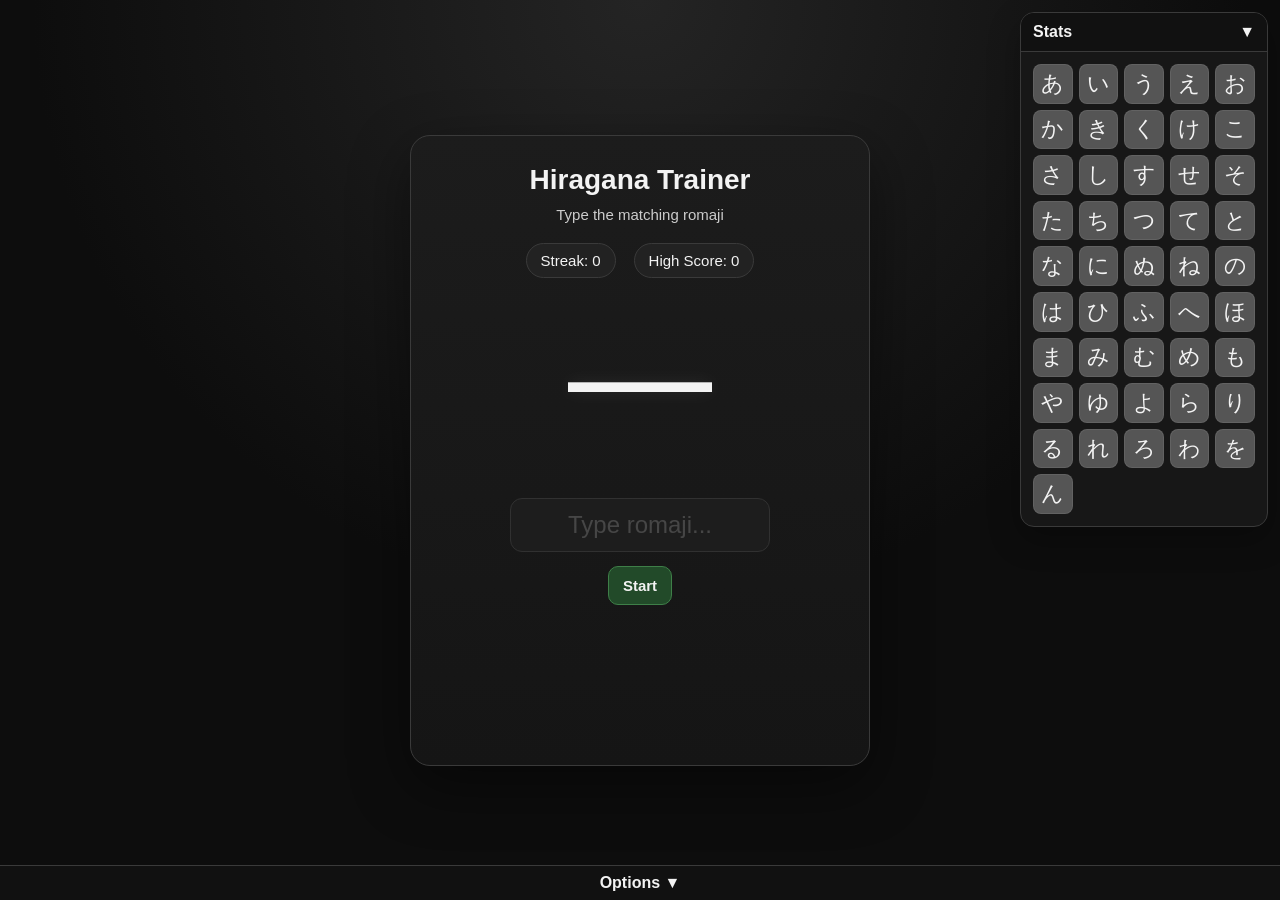
<file: Hirigana Trainer.html>
<!DOCTYPE html>
<html lang="en">
<head>
<meta charset="UTF-8" />
<meta name="viewport" content="width=device-width, initial-scale=1.0" />
<title>Hiragana Trainer</title>
<style>
    :root {
        --bg-1: #0d0d0d;
        --panel: #171717;
        --panel-2: #111111;
        --border: #3a3a3a;
        --text: #f3f3f3;
        --muted: #8e8e8e;
        --green: #2e7d32;
        --red: #b23b3b;
        --yellow: #9a8c25;
        --neutral: #555;
        --card-bg-top: #1c1c1c;
        --card-bg-bottom: #151515;
    }

    * {
        box-sizing: border-box;
    }

    body {
        margin: 0;
        min-height: 100vh;
        font-family: Arial, sans-serif;
        color: var(--text);
        background: radial-gradient(circle at top, #242424 0%, var(--bg-1) 55%);
        display: flex;
        justify-content: center;
        align-items: center;
        padding: 24px;
    }

    .app-shell {
        width: 100%;
        display: flex;
        justify-content: center;
        align-items: center;
    }

    .main {
        width: min(460px, calc(100vw - 32px));
        background: linear-gradient(180deg, var(--card-bg-top), var(--card-bg-bottom));
        border: 1px solid var(--border);
        border-radius: 20px;
        box-shadow: 0 20px 60px rgba(0,0,0,0.45);
        padding: 28px 28px 160px;
        text-align: center;
        position: relative;
    }

    h1 {
        margin: 0 0 10px;
        font-size: 28px;
        font-weight: 700;
    }

    .subline {
        color: #cccccc;
        font-size: 15px;
        margin-bottom: 20px;
    }

    .scoreline {
        display: flex;
        justify-content: center;
        gap: 18px;
        flex-wrap: wrap;
        margin-bottom: 18px;
        font-size: 15px;
    }

    .score-pill {
        background: #222;
        border: 1px solid var(--border);
        border-radius: 999px;
        padding: 8px 14px;
    }

    .hiragana-wrap {
        min-height: 190px;
        display: flex;
        flex-direction: column;
        justify-content: center;
        align-items: center;
        margin-bottom: 12px;
    }

    .hiragana {
        font-size: 144px;
        line-height: 1;
        transition: color 0.2s ease, transform 0.2s ease, text-shadow 0.2s ease;
        text-shadow: 0 0 18px rgba(255,255,255,0.08);
    }

    .flash-correct {
        color: #72ffad;
        text-shadow: 0 0 24px rgba(114,255,173,0.45);
        transform: scale(1.05);
    }

    .flash-wrong {
        color: #ff6a6a;
        text-shadow: 0 0 24px rgba(255,106,106,0.35);
        transform: scale(1.03);
    }

    .hint {
        margin-top: 10px;
        min-height: 22px;
        color: var(--muted);
        font-size: 16px;
        letter-spacing: 1px;
    }

    .input-wrap {
        margin-top: 8px;
    }

    input[type="text"], textarea {
        width: min(260px, 90%);
        background: #232323;
        color: var(--text);
        border: 1px solid #4a4a4a;
        border-radius: 12px;
        font-size: 24px;
        text-align: center;
        padding: 12px 14px;
        outline: none;
    }

    input[type="text"]:focus, textarea:focus {
        border-color: #6a6a6a;
        box-shadow: 0 0 0 3px rgba(255,255,255,0.05);
    }

    input[type="text"]:disabled {
        opacity: 0.5;
        cursor: not-allowed;
    }

    .game-over {
        margin-top: 16px;
        display: none;
    }

    .game-over-title {
        color: #ff8a8a;
        margin-bottom: 10px;
        font-size: 22px;
        font-weight: 700;
    }

    .btn {
        appearance: none;
        border: 1px solid var(--border);
        background: #252525;
        color: var(--text);
        border-radius: 10px;
        padding: 10px 14px;
        cursor: pointer;
        font-size: 15px;
    }

    .btn:hover {
        background: #2d2d2d;
    }

    .btn-danger {
        background: #472323;
        border-color: #6c3030;
    }

    .btn-danger:hover {
        background: #5b2c2c;
    }

    .btn-start {
        background: #224a29;
        border-color: #3e7f48;
        font-weight: 700;
    }

    .btn-start:hover {
        background: #2a5e34;
    }

    .btn-secondary {
        background: #1f2f47;
        border-color: #36527c;
    }

    .btn-secondary:hover {
        background: #294061;
    }

    .start-wrap,
    .session-actions {
        margin-top: 14px;
        display: flex;
        justify-content: center;
        gap: 10px;
        flex-wrap: wrap;
    }

    .side-panel {
        position: fixed;
        right: 12px;
        top: 12px;
        width: 248px;
        max-height: calc(100vh - 24px);
        background: var(--panel);
        border: 1px solid var(--border);
        border-radius: 14px;
        overflow: hidden;
        box-shadow: 0 12px 32px rgba(0,0,0,0.28);
        z-index: 20;
    }

    .panel-header {
        background: var(--panel-2);
        border-bottom: 1px solid var(--border);
        padding: 10px 12px;
        cursor: pointer;
        user-select: none;
        font-weight: 700;
        display: flex;
        justify-content: space-between;
        align-items: center;
    }

    .panel-content {
        padding: 12px;
        display: block;
    }

    .panel-content.hidden {
        display: none;
    }

    .heatmap {
        display: grid;
        grid-template-columns: repeat(5, 1fr);
        gap: 6px;
    }

    .cell {
        aspect-ratio: 1 / 1;
        border-radius: 8px;
        display: flex;
        justify-content: center;
        align-items: center;
        font-size: 22px;
        cursor: pointer;
        user-select: none;
        border: 1px solid rgba(255,255,255,0.08);
    }

    .cell:hover {
        outline: 2px solid rgba(255,255,255,0.15);
    }

    .popup {
        position: fixed;
        display: none;
        z-index: 50;
        background: #202020;
        border: 1px solid #555;
        border-radius: 12px;
        padding: 10px 12px;
        min-width: 160px;
        box-shadow: 0 12px 28px rgba(0,0,0,0.35);
        font-size: 14px;
        line-height: 1.45;
    }

    .popup-title {
        font-size: 22px;
        margin-bottom: 6px;
    }

    .bottom-panel {
        position: fixed;
        left: 0;
        right: 0;
        bottom: 0;
        background: var(--panel-2);
        border-top: 1px solid var(--border);
        z-index: 15;
    }

    .bottom-header {
        text-align: center;
        padding: 8px 12px;
        cursor: pointer;
        user-select: none;
        font-weight: 700;
    }

    .bottom-content {
        display: none;
        padding: 14px 16px 16px;
        background: #141414;
        border-top: 1px solid rgba(255,255,255,0.04);
    }

    .bottom-content.open {
        display: block;
    }

    .section-title {
        margin: 0 0 10px;
        font-size: 16px;
    }

    .button-grid {
        display: grid;
        grid-template-columns: repeat(auto-fit, minmax(110px, 1fr));
        gap: 10px;
    }

    .toggle-btn {
        background: #242424;
        border: 1px solid #444;
        border-radius: 10px;
        padding: 11px 12px;
        text-align: center;
        cursor: pointer;
        user-select: none;
        font-size: 15px;
        font-weight: 600;
    }

    .toggle-btn.active {
        background: var(--green);
        border-color: #46a14c;
        color: white;
    }

    .rows-grid {
        display: grid;
        grid-template-columns: repeat(auto-fit, minmax(78px, 1fr));
        gap: 10px;
    }

    .options-stack {
        display: grid;
        gap: 18px;
    }

    .bottom-actions {
        display: flex;
        justify-content: center;
        gap: 10px;
        flex-wrap: wrap;
    }

    .muted-note {
        margin-top: 8px;
        color: var(--muted);
        font-size: 12px;
        text-align: center;
    }

    .file-input {
        display: none;
    }

    .modal-backdrop {
        position: fixed;
        inset: 0;
        background: rgba(0,0,0,0.6);
        display: none;
        justify-content: center;
        align-items: center;
        z-index: 100;
        padding: 20px;
        overflow-y: auto;
    }

    .modal-backdrop.open {
        display: flex;
    }

    .modal {
        width: min(520px, 100%);
        max-height: min(85vh, 760px);
        overflow-y: auto;
        background: #181818;
        border: 1px solid var(--border);
        border-radius: 18px;
        box-shadow: 0 20px 60px rgba(0,0,0,0.45);
        padding: 22px;
    }

    .modal h2 {
        margin-top: 0;
        margin-bottom: 14px;
    }

    .modal-grid {
        display: grid;
        grid-template-columns: repeat(2, minmax(0, 1fr));
        gap: 10px;
        margin-bottom: 14px;
    }

    .stat-card {
        background: #222;
        border: 1px solid var(--border);
        border-radius: 12px;
        padding: 12px;
    }

    .stat-card .label {
        color: var(--muted);
        font-size: 13px;
        margin-bottom: 6px;
    }

    .stat-card .value {
        font-size: 22px;
        font-weight: 700;
    }

    .session-list {
        background: #222;
        border: 1px solid var(--border);
        border-radius: 12px;
        padding: 12px;
        margin-top: 10px;
        text-align: left;
    }

    .session-list h3 {
        margin: 0 0 10px;
        font-size: 16px;
    }

    .session-list-item {
        display: flex;
        justify-content: space-between;
        gap: 12px;
        padding: 4px 0;
        border-bottom: 1px solid rgba(255,255,255,0.05);
    }

    .session-list-item:last-child {
        border-bottom: none;
    }

    .modal-actions {
        position: sticky;
        bottom: 0;
        background: #181818;
        padding-top: 12px;
        margin-top: 16px;
        display: flex;
        justify-content: flex-end;
        gap: 10px;
        flex-wrap: wrap;
    }

    .import-modal textarea {
        width: 100%;
        min-height: 180px;
        font-size: 13px;
        text-align: left;
        resize: vertical;
        line-height: 1.4;
    }

    body.mobile-mode {
        align-items: flex-start;
        padding: 14px;
    }

    body.mobile-mode .app-shell {
        display: block;
        max-width: 100%;
    }

    body.mobile-mode .main {
        width: 100%;
        max-width: 100%;
        margin: 0 auto 12px;
        padding: 22px 18px 200px;
    }

    body.mobile-mode .hiragana {
        font-size: 108px;
    }

    body.mobile-mode .score-pill {
        padding: 10px 12px;
    }

    body.mobile-mode input[type="text"] {
        width: 100%;
        max-width: 100%;
        font-size: 22px;
    }

    body.mobile-mode .toggle-btn {
        padding: 14px 12px;
        font-size: 16px;
    }

    body.mobile-mode .rows-grid {
        grid-template-columns: repeat(3, 1fr);
    }

    body.mobile-mode .button-grid {
        grid-template-columns: repeat(2, 1fr);
    }

    body.mobile-mode .side-panel {
        position: static;
        width: 100%;
        max-height: none;
        margin: 0 auto 12px;
    }

    body.mobile-mode .popup {
        left: 50% !important;
        top: 50% !important;
        transform: translate(-50%, -50%);
    }

    @media (max-width: 920px) {
        body {
            align-items: flex-start;
            padding-top: 18px;
        }

        .side-panel {
            right: 10px;
            top: 10px;
            width: 220px;
        }

        .main {
            padding-bottom: 175px;
        }
    }

    @media (max-width: 760px) {
        body {
            display: block;
            padding: 12px;
        }

        .app-shell {
            display: block;
        }

        .main {
            width: 100%;
            margin: 0 auto 12px;
        }

        .side-panel {
            position: static;
            width: 100%;
            max-height: none;
            margin-top: 12px;
        }

        .modal {
            width: 100%;
            max-height: 88vh;
            padding: 18px;
            border-radius: 14px;
        }

        .modal-grid {
            grid-template-columns: 1fr;
        }
    }
</style>
</head>
<body>
<div class="app-shell">
    <div class="main">
        <h1>Hiragana Trainer</h1>
        <div class="subline">Type the matching romaji</div>

        <div class="scoreline">
            <div class="score-pill">Streak: <span id="streak">0</span></div>
            <div class="score-pill">High Score: <span id="highScore">0</span></div>
        </div>

        <div class="hiragana-wrap">
            <div id="hiragana" class="hiragana">—</div>
            <div id="hint" class="hint"></div>
        </div>

        <div class="input-wrap">
            <input id="input" type="text" placeholder="Type romaji..." autocomplete="off" spellcheck="false" disabled />
        </div>

        <div class="start-wrap" id="startWrap">
            <button class="btn btn-start" id="startBtn" type="button">Start</button>
        </div>

        <div class="session-actions" id="sessionActions" style="display:none;">
            <button class="btn btn-secondary" id="endSessionBtn" type="button">End Session</button>
        </div>

        <div id="gameOver" class="game-over">
            <div class="game-over-title">Wrong</div>
            <button class="btn" id="retryBtn" type="button">Try Again</button>
        </div>
    </div>

    <div class="side-panel">
        <div class="panel-header" id="statsHeader">
            <span>Stats</span>
            <span id="statsChevron">▼</span>
        </div>
        <div class="panel-content" id="statsContent">
            <div id="heatmap" class="heatmap"></div>
        </div>
    </div>
</div>

<div id="popup" class="popup"></div>

<div class="bottom-panel">
    <div class="bottom-header" id="optionsHeader">Options ▼</div>
    <div class="bottom-content" id="optionsContent">
        <div class="options-stack">
            <div>
                <div class="section-title">Modes</div>
                <div id="modeOptions" class="button-grid"></div>
            </div>

            <div>
                <div class="section-title">Rows</div>
                <div id="rowOptions" class="rows-grid"></div>
            </div>

            <div>
                <div class="section-title">Save Data</div>
                <div class="bottom-actions">
                    <button class="btn" id="exportBtn" type="button">Export Data</button>
                    <button class="btn" id="copySaveBtn" type="button">Copy Save Data</button>
                    <button class="btn" id="importBtn" type="button">Import Data</button>
                </div>
                <input class="file-input" id="importFile" type="file" accept=".json,application/json" />
                <div class="muted-note">Export a backup file, copy save JSON to clipboard, or import saved data later.</div>
            </div>

            <div class="bottom-actions">
                <button class="btn btn-danger" id="resetBtn" type="button">Reset All Data</button>
            </div>
            <div class="muted-note">Resets stats, timing, SRS progress, session history, and high score.</div>
        </div>
    </div>
</div>

<div class="modal-backdrop" id="sessionModalBackdrop">
    <div class="modal">
        <h2>Session Stats</h2>
        <div class="modal-grid" id="sessionStatsGrid"></div>
        <div class="session-list" id="sessionHardList" style="display:none;"></div>
        <div class="session-list" id="sessionEasyList" style="display:none;"></div>
        <div class="modal-actions">
            <button class="btn" id="closeSessionModalBtn" type="button">Close</button>
        </div>
    </div>
</div>

<div class="modal-backdrop" id="importModalBackdrop">
    <div class="modal import-modal">
        <h2>Import Save Data</h2>
        <p style="color:#ccc; margin-top:0;">Paste exported JSON below, or use the file picker.</p>
        <textarea id="importTextarea" placeholder="Paste save JSON here..."></textarea>
        <div class="modal-actions">
            <button class="btn" id="importFileBtn" type="button">Choose File</button>
            <button class="btn btn-secondary" id="confirmImportBtn" type="button">Import</button>
            <button class="btn" id="closeImportModalBtn" type="button">Cancel</button>
        </div>
    </div>
</div>

<script>
const rows = {
    a:  {"あ":"a","い":"i","う":"u","え":"e","お":"o"},
    ka: {"か":"ka","き":"ki","く":"ku","け":"ke","こ":"ko"},
    sa: {"さ":"sa","し":"shi","す":"su","せ":"se","そ":"so"},
    ta: {"た":"ta","ち":"chi","つ":"tsu","て":"te","と":"to"},
    na: {"な":"na","に":"ni","ぬ":"nu","ね":"ne","の":"no"},
    ha: {"は":"ha","ひ":"hi","ふ":"fu","へ":"he","ほ":"ho"},
    ma: {"ま":"ma","み":"mi","む":"mu","め":"me","も":"mo"},
    ya: {"や":"ya","ゆ":"yu","よ":"yo"},
    ra: {"ら":"ra","り":"ri","る":"ru","れ":"re","ろ":"ro"},
    wa: {"わ":"wa","を":"wo","ん":"n"}
};

const dakutenRows = {
    ka: {"が":"ga","ぎ":"gi","ぐ":"gu","げ":"ge","ご":"go"},
    sa: {"ざ":"za","じ":"ji","ず":"zu","ぜ":"ze","ぞ":"zo"},
    ta: {"だ":"da","ぢ":"ji","づ":"zu","で":"de","ど":"do"},
    ha: {
        "ば":"ba","び":"bi","ぶ":"bu","べ":"be","ぼ":"bo",
        "ぱ":"pa","ぴ":"pi","ぷ":"pu","ぺ":"pe","ぽ":"po"
    }
};

const DEFAULT_SETTINGS = {
    focusWeak: false,
    onlyMistakes: false,
    dakuten: false,
    hint: false,
    srs: true,
    mobileMode: false,
    rows: Object.keys(rows),
    statsVisible: true,
    optionsOpen: false
};

function createEmptySessionStats() {
    return {
        active: false,
        startTime: null,
        endTime: null,
        answered: 0,
        correct: 0,
        wrong: 0,
        bestStreak: 0,
        timings: [],
        perChar: {}
    };
}

function loadJSON(key, fallback) {
    try {
        const raw = localStorage.getItem(key);
        return raw ? JSON.parse(raw) : fallback;
    } catch {
        return fallback;
    }
}

let settings = { ...DEFAULT_SETTINGS, ...loadJSON("settings", DEFAULT_SETTINGS) };
let stats = loadJSON("charStats", {});
let times = loadJSON("charTimes", {});
let srs = loadJSON("charSrs", {});
let highScore = Number(localStorage.getItem("highScore") || "0");

let charMap = {};
let activeChars = [];
let currentChar = "";
let streak = 0;
let hintTimeout = null;
let charStartTime = 0;
let locked = false;
let sessionStarted = false;
let sessionStats = createEmptySessionStats();

const hiraganaEl = document.getElementById("hiragana");
const hintEl = document.getElementById("hint");
const inputEl = document.getElementById("input");
const gameOverEl = document.getElementById("gameOver");
const streakEl = document.getElementById("streak");
const highScoreEl = document.getElementById("highScore");
const heatmapEl = document.getElementById("heatmap");
const popupEl = document.getElementById("popup");
const optionsHeaderEl = document.getElementById("optionsHeader");
const optionsContentEl = document.getElementById("optionsContent");
const statsHeaderEl = document.getElementById("statsHeader");
const statsContentEl = document.getElementById("statsContent");
const statsChevronEl = document.getElementById("statsChevron");
const retryBtn = document.getElementById("retryBtn");
const resetBtn = document.getElementById("resetBtn");
const startBtn = document.getElementById("startBtn");
const startWrap = document.getElementById("startWrap");
const sessionActionsEl = document.getElementById("sessionActions");
const endSessionBtn = document.getElementById("endSessionBtn");
const exportBtn = document.getElementById("exportBtn");
const copySaveBtn = document.getElementById("copySaveBtn");
const importBtn = document.getElementById("importBtn");
const importFile = document.getElementById("importFile");
const importModalBackdrop = document.getElementById("importModalBackdrop");
const importTextarea = document.getElementById("importTextarea");
const importFileBtn = document.getElementById("importFileBtn");
const confirmImportBtn = document.getElementById("confirmImportBtn");
const closeImportModalBtn = document.getElementById("closeImportModalBtn");
const sessionModalBackdrop = document.getElementById("sessionModalBackdrop");
const sessionStatsGrid = document.getElementById("sessionStatsGrid");
const sessionHardList = document.getElementById("sessionHardList");
const sessionEasyList = document.getElementById("sessionEasyList");
const closeSessionModalBtn = document.getElementById("closeSessionModalBtn");

function saveAll() {
    localStorage.setItem("settings", JSON.stringify(settings));
    localStorage.setItem("charStats", JSON.stringify(stats));
    localStorage.setItem("charTimes", JSON.stringify(times));
    localStorage.setItem("charSrs", JSON.stringify(srs));
    localStorage.setItem("highScore", String(highScore));
}

function rebuildCharMap() {
    charMap = {};
    const selectedRows = settings.rows.filter(r => rows[r]);

    for (const row of selectedRows) {
        Object.assign(charMap, rows[row]);
        if (settings.dakuten && dakutenRows[row]) {
            Object.assign(charMap, dakutenRows[row]);
        }
    }

    activeChars = Object.keys(charMap);
}

function ensureDataObjects() {
    rebuildCharMap();

    for (const ch of activeChars) {
        if (!stats[ch]) stats[ch] = { correct: 0, wrong: 0 };
        if (!times[ch]) times[ch] = { avg: 1200, count: 0 };
        if (!srs[ch]) srs[ch] = { level: 0, due: 0, lastSeen: 0, lastWrong: 0 };
    }
}

function getAverageTime(char) {
    return times[char]?.avg ?? 1200;
}

function getStats(char) {
    return stats[char] ?? { correct: 0, wrong: 0 };
}

function getSrs(char) {
    return srs[char] ?? { level: 0, due: 0, lastSeen: 0, lastWrong: 0 };
}

function validRomajiSet() {
    return new Set(Object.values(charMap));
}

function updateTopStats() {
    streakEl.textContent = streak;
    highScoreEl.textContent = highScore;
}

function applyPanelStates() {
    optionsContentEl.classList.toggle("open", settings.optionsOpen);
    optionsHeaderEl.textContent = settings.optionsOpen ? "Options ▲" : "Options ▼";

    statsContentEl.classList.toggle("hidden", !settings.statsVisible);
    statsChevronEl.textContent = settings.statsVisible ? "▼" : "▲";

    document.body.classList.toggle("mobile-mode", !!settings.mobileMode);
}

function buildModeButtons() {
    const modes = [
        ["focusWeak", "Focus Weak"],
        ["onlyMistakes", "Only Mistakes"],
        ["dakuten", "Dakuten"],
        ["hint", "Hint Mode"],
        ["srs", "SRS Mode"],
        ["mobileMode", "Mobile/iPad"]
    ];

    const container = document.getElementById("modeOptions");
    container.innerHTML = "";

    for (const [key, label] of modes) {
        const div = document.createElement("div");
        div.className = "toggle-btn" + (settings[key] ? " active" : "");
        div.textContent = label;
        div.onclick = () => {
            settings[key] = !settings[key];
            onSettingsChanged();
        };
        container.appendChild(div);
    }
}

function buildRowButtons() {
    const container = document.getElementById("rowOptions");
    container.innerHTML = "";

    for (const row of Object.keys(rows)) {
        const div = document.createElement("div");
        div.className = "toggle-btn" + (settings.rows.includes(row) ? " active" : "");
        div.textContent = row;
        div.onclick = () => {
            if (settings.rows.includes(row)) {
                if (settings.rows.length === 1) return;
                settings.rows = settings.rows.filter(r => r !== row);
            } else {
                settings.rows = [...settings.rows, row];
            }
            onSettingsChanged();
        };
        container.appendChild(div);
    }
}

function heatmapColor(char) {
    const { correct, wrong } = getStats(char);
    const total = correct + wrong;

    if (total === 0) return "var(--neutral)";
    if (wrong > correct) return "var(--red)";
    if (correct > wrong) return "var(--green)";
    return "var(--yellow)";
}

function renderHeatmap() {
    heatmapEl.innerHTML = "";

    for (const ch of activeChars) {
        const cell = document.createElement("div");
        cell.className = "cell";
        cell.textContent = ch;
        cell.style.background = heatmapColor(ch);

        cell.onclick = (e) => {
            e.stopPropagation();

            const st = getStats(ch);
            const tm = Math.round(getAverageTime(ch));
            const sr = getSrs(ch);

            popupEl.innerHTML = `
                <div class="popup-title">${ch}</div>
                <div>Right: ${st.correct}</div>
                <div>Wrong: ${st.wrong}</div>
                <div>Avg time: ${tm} ms</div>
                <div>SRS level: ${sr.level}</div>
            `;

            popupEl.style.display = "block";

            if (settings.mobileMode) {
                popupEl.style.left = "50%";
                popupEl.style.top = "50%";
                popupEl.style.transform = "translate(-50%, -50%)";
            } else {
                popupEl.style.transform = "none";
                const x = Math.min(window.innerWidth - 180, e.clientX + 10);
                const y = Math.min(window.innerHeight - 120, e.clientY + 10);
                popupEl.style.left = x + "px";
                popupEl.style.top = y + "px";
            }
        };

        heatmapEl.appendChild(cell);
    }
}

function closePopup() {
    popupEl.style.display = "none";
}

document.addEventListener("click", closePopup);

function onSettingsChanged() {
    rebuildCharMap();
    ensureDataObjects();
    buildModeButtons();
    buildRowButtons();
    applyPanelStates();
    renderHeatmap();
    saveAll();

    if (sessionStarted && !locked) {
        nextCharacter();
    }
}

function getEligiblePool() {
    let pool = [...activeChars];
    if (pool.length === 0) return [];

    if (settings.onlyMistakes) {
        const mistakePool = pool.filter(ch => getStats(ch).wrong > getStats(ch).correct);
        if (mistakePool.length > 0) {
            pool = mistakePool;
        }
    }

    if (settings.srs) {
        const now = Date.now();
        const duePool = pool.filter(ch => getSrs(ch).due <= now);
        if (duePool.length > 0) {
            pool = duePool;
        }
    }

    return pool;
}

function weightedPick(pool) {
    if (pool.length === 0) return null;
    if (pool.length === 1) return pool[0];

    const now = Date.now();
    const weighted = [];

    for (const ch of pool) {
        const st = getStats(ch);
        const sr = getSrs(ch);
        let weight = 1;

        if (settings.focusWeak) {
            weight += Math.max(0, st.wrong * 2 - st.correct);
        }

        if (settings.srs) {
            const overdueMs = Math.max(0, now - sr.due);
            weight += Math.min(12, Math.floor(overdueMs / 5000));
            weight += Math.max(0, 4 - sr.level);

            if (sr.lastWrong && now - sr.lastWrong < 30000) {
                weight += 5;
            }
        }

        weight = Math.max(1, weight);

        for (let i = 0; i < weight; i++) {
            weighted.push(ch);
        }
    }

    return weighted[Math.floor(Math.random() * weighted.length)];
}

function clearHint() {
    clearTimeout(hintTimeout);
    hintEl.textContent = "";
}

function scheduleHint() {
    clearHint();
    if (!settings.hint || !currentChar || !sessionStarted) return;

    const avg = getAverageTime(currentChar);
    const delay = Math.max(600, Math.round(avg * 1.2));

    hintTimeout = setTimeout(() => {
        const answer = charMap[currentChar];
        if (!answer || locked || !sessionStarted) return;
        hintEl.textContent = answer[0] + "_".repeat(Math.max(0, answer.length - 1));
    }, delay);
}

function showIdleState() {
    clearHint();
    currentChar = "";
    hiraganaEl.textContent = "—";
    hiraganaEl.classList.remove("flash-correct", "flash-wrong");
    inputEl.value = "";
    inputEl.disabled = true;
    startWrap.style.display = "flex";
    sessionActionsEl.style.display = "none";
}

function nextCharacter() {
    if (!sessionStarted) return;

    clearHint();
    closePopup();
    inputEl.value = "";

    rebuildCharMap();
    ensureDataObjects();

    const pool = getEligiblePool();
    const picked = weightedPick(pool) || activeChars[0] || "あ";

    currentChar = picked;
    hiraganaEl.textContent = currentChar;
    hiraganaEl.classList.remove("flash-correct", "flash-wrong");
    charStartTime = Date.now();

    scheduleHint();
    inputEl.disabled = false;
    inputEl.focus();
}

function startSession() {
    sessionStarted = true;
    sessionStats = createEmptySessionStats();
    sessionStats.active = true;
    sessionStats.startTime = Date.now();

    streak = 0;
    updateTopStats();

    gameOverEl.style.display = "none";
    startWrap.style.display = "none";
    sessionActionsEl.style.display = "flex";
    inputEl.disabled = false;
    nextCharacter();
}

function updateAverageTime(char, timeTaken) {
    const entry = times[char] || { avg: 1200, count: 0 };
    entry.avg = Math.round((entry.avg * entry.count + timeTaken) / (entry.count + 1));
    entry.count += 1;
    times[char] = entry;
}

function updateSrsCorrect(char) {
    const entry = srs[char] || { level: 0, due: 0, lastSeen: 0, lastWrong: 0 };
    entry.level = Math.min(entry.level + 1, 8);

    const intervals = [3000, 8000, 15000, 30000, 60000, 120000, 300000, 600000, 1200000];
    const delay = intervals[entry.level] ?? 1200000;

    entry.due = Date.now() + delay;
    entry.lastSeen = Date.now();
    srs[char] = entry;
}

function updateSrsWrong(char) {
    const entry = srs[char] || { level: 0, due: 0, lastSeen: 0, lastWrong: 0 };
    entry.level = 0;
    entry.due = Date.now() + 2000;
    entry.lastSeen = Date.now();
    entry.lastWrong = Date.now();
    srs[char] = entry;
}

function updateSessionChar(char, correct, timeTaken) {
    if (!sessionStats.perChar[char]) {
        sessionStats.perChar[char] = { correct: 0, wrong: 0, times: [] };
    }

    const entry = sessionStats.perChar[char];
    if (correct) entry.correct += 1;
    else entry.wrong += 1;
    entry.times.push(timeTaken);
}

function flashResult(correct) {
    locked = true;
    hiraganaEl.classList.remove("flash-correct", "flash-wrong");
    hiraganaEl.classList.add(correct ? "flash-correct" : "flash-wrong");

    setTimeout(() => {
        hiraganaEl.classList.remove("flash-correct", "flash-wrong");
        locked = false;

        if (correct) {
            nextCharacter();
        } else {
            gameOverEl.style.display = "block";
            inputEl.disabled = true;
        }
    }, 260);
}

function handleCorrect() {
    const timeTaken = Date.now() - charStartTime;

    stats[currentChar].correct += 1;
    streak += 1;
    highScore = Math.max(highScore, streak);

    updateAverageTime(currentChar, timeTaken);
    updateSrsCorrect(currentChar);

    sessionStats.answered += 1;
    sessionStats.correct += 1;
    sessionStats.timings.push(timeTaken);
    sessionStats.bestStreak = Math.max(sessionStats.bestStreak, streak);
    updateSessionChar(currentChar, true, timeTaken);

    updateTopStats();
    renderHeatmap();
    saveAll();
    flashResult(true);
}

function handleWrong() {
    const timeTaken = Date.now() - charStartTime;

    stats[currentChar].wrong += 1;
    updateAverageTime(currentChar, timeTaken);
    updateSrsWrong(currentChar);

    sessionStats.answered += 1;
    sessionStats.wrong += 1;
    sessionStats.timings.push(timeTaken);
    sessionStats.bestStreak = Math.max(sessionStats.bestStreak, streak);
    updateSessionChar(currentChar, false, timeTaken);

    updateTopStats();
    renderHeatmap();
    saveAll();
    flashResult(false);
}

inputEl.addEventListener("input", () => {
    if (!sessionStarted || locked || gameOverEl.style.display === "block") return;

    const value = inputEl.value.trim().toLowerCase();
    if (!value) return;

    const valid = validRomajiSet();
    if (!valid.has(value)) return;

    if (value === charMap[currentChar]) {
        handleCorrect();
    } else {
        handleWrong();
    }
});

retryBtn.addEventListener("click", () => {
    streak = 0;
    updateTopStats();
    gameOverEl.style.display = "none";
    startWrap.style.display = "none";
    sessionActionsEl.style.display = "flex";
    inputEl.disabled = false;
    sessionStarted = true;
    nextCharacter();
});

startBtn.addEventListener("click", startSession);

function average(arr) {
    if (!arr.length) return 0;
    return arr.reduce((a, b) => a + b, 0) / arr.length;
}

function formatMs(ms) {
    return Math.round(ms) + " ms";
}

function getSessionDifficultyLists() {
    const entries = Object.entries(sessionStats.perChar).map(([char, data]) => {
        const attempts = data.correct + data.wrong;
        const accuracy = attempts ? (data.correct / attempts) : 0;

        return {
            char,
            correct: data.correct,
            wrong: data.wrong,
            attempts,
            accuracy,
            avgTime: average(data.times)
        };
    });

    const hardest = [...entries]
        .sort((a, b) => {
            if (a.accuracy !== b.accuracy) return a.accuracy - b.accuracy;
            return b.wrong - a.wrong;
        })
        .slice(0, 5);

    const easiest = [...entries]
        .sort((a, b) => {
            if (a.accuracy !== b.accuracy) return b.accuracy - a.accuracy;
            return a.avgTime - b.avgTime;
        })
        .slice(0, 5);

    return { hardest, easiest };
}

function renderSessionList(container, title, items) {
    if (!items.length) {
        container.style.display = "none";
        container.innerHTML = "";
        return;
    }

    container.style.display = "block";
    container.innerHTML =
        `<h3>${title}</h3>` +
        items.map(item => `
            <div class="session-list-item">
                <span>${item.char}</span>
                <span>${item.correct}✓ / ${item.wrong}✗</span>
            </div>
        `).join("");
}

function showSessionModal() {
    sessionStats.endTime = Date.now();

    const total = sessionStats.answered;
    const accuracy = total ? ((sessionStats.correct / total) * 100) : 0;
    const avgTime = sessionStats.timings.length ? average(sessionStats.timings) : 0;
    const fastest = sessionStats.timings.length ? Math.min(...sessionStats.timings) : 0;
    const slowest = sessionStats.timings.length ? Math.max(...sessionStats.timings) : 0;
    const durationMs = sessionStats.startTime ? (sessionStats.endTime - sessionStats.startTime) : 0;
    const durationSec = Math.round(durationMs / 1000);

    const cards = [
        ["Answered", total],
        ["Right", sessionStats.correct],
        ["Wrong", sessionStats.wrong],
        ["Accuracy", `${accuracy.toFixed(1)}%`],
        ["Best Streak", sessionStats.bestStreak],
        ["Avg Time", formatMs(avgTime)],
        ["Fastest", formatMs(fastest)],
        ["Slowest", formatMs(slowest)],
        ["Session Time", `${durationSec}s`]
    ];

    sessionStatsGrid.innerHTML = cards.map(([label, value]) => `
        <div class="stat-card">
            <div class="label">${label}</div>
            <div class="value">${value}</div>
        </div>
    `).join("");

    const { hardest, easiest } = getSessionDifficultyLists();
    renderSessionList(sessionHardList, "Hardest This Session", hardest);
    renderSessionList(sessionEasyList, "Strongest This Session", easiest);

    sessionModalBackdrop.classList.add("open");
}

function endSession() {
    if (!sessionStarted) return;

    sessionStarted = false;
    sessionStats.active = false;

    inputEl.disabled = true;
    gameOverEl.style.display = "none";
    sessionActionsEl.style.display = "none";
    startWrap.style.display = "flex";
    clearHint();
    hiraganaEl.textContent = "—";
    currentChar = "";

    showSessionModal();
}

endSessionBtn.addEventListener("click", endSession);

closeSessionModalBtn.addEventListener("click", () => {
    sessionModalBackdrop.classList.remove("open");
});

sessionModalBackdrop.addEventListener("click", (e) => {
    if (e.target === sessionModalBackdrop) {
        sessionModalBackdrop.classList.remove("open");
    }
});

function makeExportPayload() {
    return {
        version: 1,
        exportedAt: new Date().toISOString(),
        settings,
        stats,
        times,
        srs,
        highScore
    };
}

function exportData() {
    const payload = makeExportPayload();
    const blob = new Blob([JSON.stringify(payload, null, 2)], { type: "application/json" });
    const url = URL.createObjectURL(blob);

    const a = document.createElement("a");
    a.href = url;
    a.download = "hiragana-trainer-save.json";
    document.body.appendChild(a);
    a.click();
    a.remove();

    URL.revokeObjectURL(url);
}

async function copySaveData() {
    const payload = JSON.stringify(makeExportPayload(), null, 2);

    try {
        await navigator.clipboard.writeText(payload);
        alert("Save data copied to clipboard.");
    } catch {
        importTextarea.value = payload;
        importModalBackdrop.classList.add("open");
        alert("Clipboard copy was not available. Your save data has been placed in the import box so you can copy it manually.");
    }
}

exportBtn.addEventListener("click", exportData);
copySaveBtn.addEventListener("click", copySaveData);

function openImportModal() {
    importTextarea.value = "";
    importModalBackdrop.classList.add("open");
}

function closeImportModal() {
    importModalBackdrop.classList.remove("open");
}

importBtn.addEventListener("click", openImportModal);
closeImportModalBtn.addEventListener("click", closeImportModal);

importModalBackdrop.addEventListener("click", (e) => {
    if (e.target === importModalBackdrop) closeImportModal();
});

importFileBtn.addEventListener("click", () => {
    importFile.click();
});

importFile.addEventListener("change", async (e) => {
    const file = e.target.files?.[0];
    if (!file) return;

    const text = await file.text();
    importTextarea.value = text;
    importFile.value = "";
});

function applyImportedData(payload) {
    if (!payload || typeof payload !== "object") {
        throw new Error("Invalid save data.");
    }

    stats = payload.stats || {};
    times = payload.times || {};
    srs = payload.srs || {};
    highScore = Number(payload.highScore || 0);
    settings = { ...DEFAULT_SETTINGS, ...(payload.settings || settings) };

    streak = 0;
    sessionStarted = false;
    sessionStats = createEmptySessionStats();

    rebuildCharMap();
    ensureDataObjects();
    buildModeButtons();
    buildRowButtons();
    applyPanelStates();
    updateTopStats();
    renderHeatmap();
    showIdleState();
    saveAll();
}

confirmImportBtn.addEventListener("click", () => {
    try {
        const raw = importTextarea.value.trim();

        if (!raw) {
            alert("Paste save data first, or choose a file.");
            return;
        }

        const payload = JSON.parse(raw);
        applyImportedData(payload);
        closeImportModal();
        alert("Save data imported.");
    } catch {
        alert("Import failed. Make sure the JSON is valid.");
    }
});

resetBtn.addEventListener("click", () => {
    const confirmed = confirm("Reset all stats, timing, SRS progress, session history, and high score?");
    if (!confirmed) return;

    stats = {};
    times = {};
    srs = {};
    highScore = 0;
    streak = 0;
    sessionStarted = false;
    sessionStats = createEmptySessionStats();

    localStorage.removeItem("charStats");
    localStorage.removeItem("charTimes");
    localStorage.removeItem("charSrs");
    localStorage.removeItem("highScore");

    rebuildCharMap();
    ensureDataObjects();
    updateTopStats();
    renderHeatmap();
    saveAll();

    sessionModalBackdrop.classList.remove("open");
    importModalBackdrop.classList.remove("open");
    gameOverEl.style.display = "none";
    showIdleState();
});

optionsHeaderEl.addEventListener("click", () => {
    settings.optionsOpen = !settings.optionsOpen;
    applyPanelStates();
    saveAll();
});

statsHeaderEl.addEventListener("click", () => {
    settings.statsVisible = !settings.statsVisible;
    applyPanelStates();
    saveAll();
});

function init() {
    rebuildCharMap();

    if (!Array.isArray(settings.rows) || settings.rows.length === 0) {
        settings.rows = Object.keys(rows);
    }

    ensureDataObjects();
    buildModeButtons();
    buildRowButtons();
    applyPanelStates();
    updateTopStats();
    renderHeatmap();
    showIdleState();
    saveAll();
}

init();
</script>
</body>
</html>
</file>
